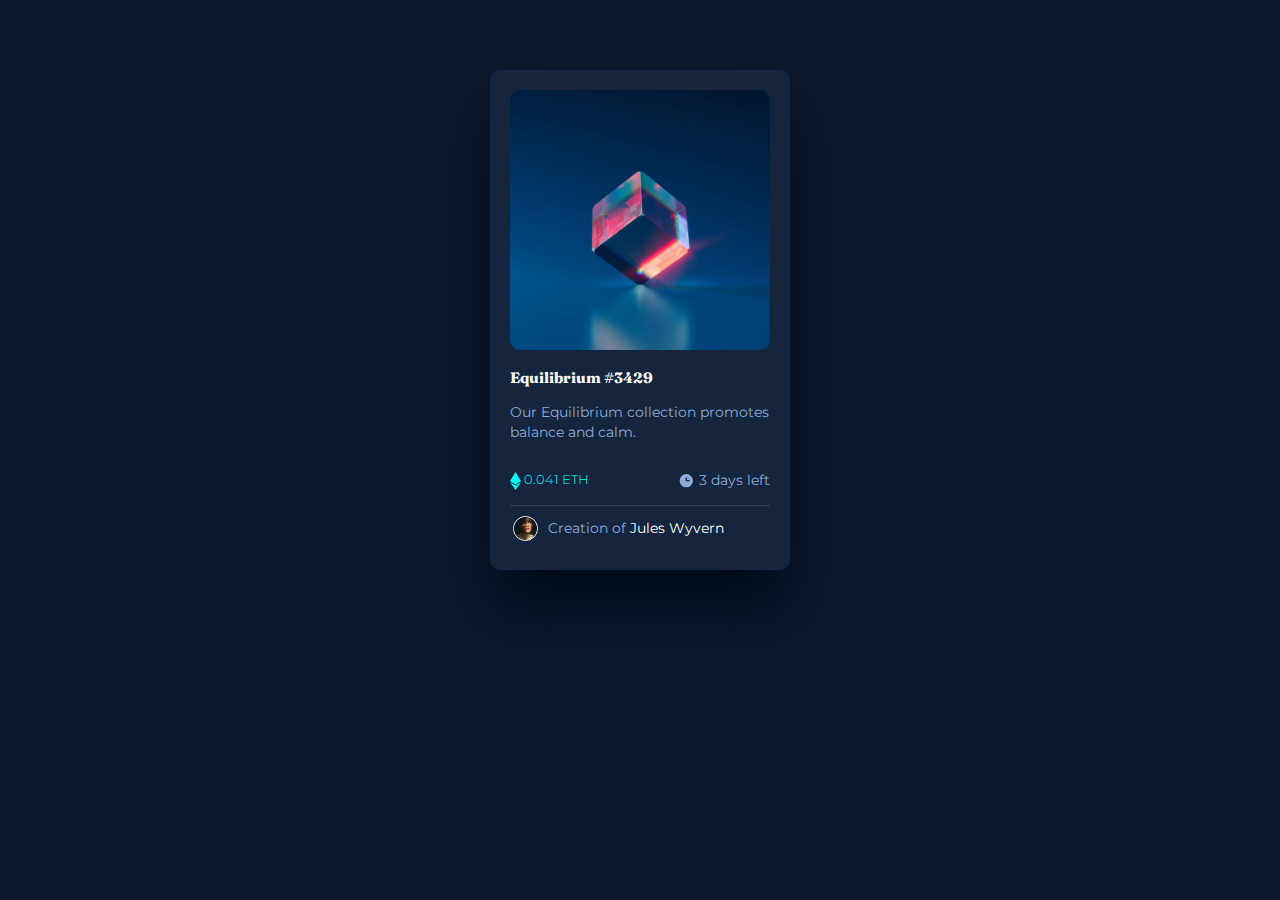
<file: nft-preview-card-component-main/index.html>
<!DOCTYPE html>
<html>
  <head>
    <title>Frontend Mentor | NFT preview card component</title>
     <meta charset="utf-8">
     <meta name="viewport" content="width=device-width, initial-scale=1">
    <link rel="stylesheet" href="https://maxcdn.bootstrapcdn.com/bootstrap/3.3.7/css/bootstrap.min.css">
    <link rel="stylesheet" href="style.css">
    <link rel="icon" type="image/png" sizes="32x32" href="images/favicon-32x32.png">
  </head>
    <body>
        <div class="container">
        <div class="row">
            <div class="img">
            <img src="images/image-equilibrium.jpg" class="img-responsive"  alt="Image">
            </div>
            <div class="info">
             <h1> Equilibrium #3429 </h1>
             <p> Our Equilibrium collection promotes balance and calm. </p>
            </div>
             <div class="flex-container">
              <h2><img src="images/icon-ethereum.svg" alt="png"> 0.041 ETH </h2>
              <p><img src="images/icon-clock.svg"  alt="png">  3 days left </p>
             </div>
             <div class="line"></div>
             <div class="avatar">
                <img src="images/image-avatar.png" class="img-responsive"  alt="Image"> 
                 <p> Creation of <span>Jules Wyvern </span> </p>
             </div>
            </div> 
        </div>
        </div>
    </body>    
</html>
</file>
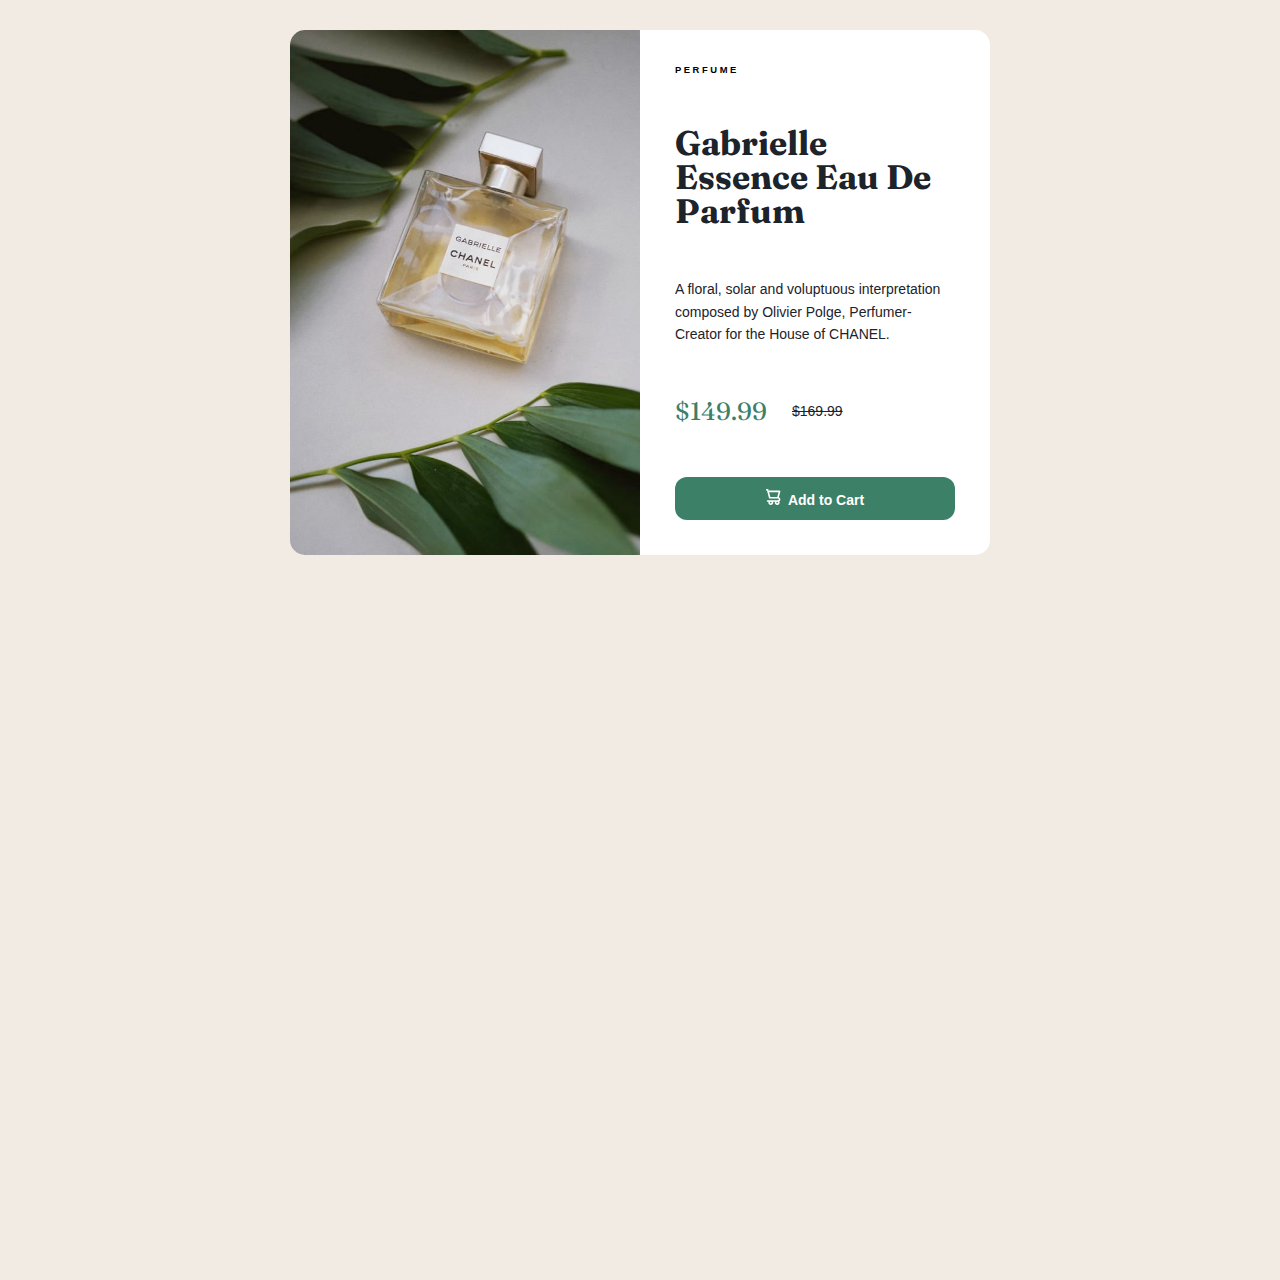
<file: product-preview-card-component-main/index.html>
<!DOCTYPE html>
<html lang="en">
<head>
  <meta charset="UTF-8">
  <meta name="viewport" content="width=device-width, initial-scale=1.0"> <!-- displays site properly based on user's device -->

  <link rel="icon" type="image/png" sizes="32x32" href="./images/favicon-32x32.png">
  <link rel="stylesheet" href="style.css">
  <title>Frontend Mentor | Product preview card component</title>

</head>
<body>
 <div class="container">
   <div class="grid">
     <div class="img">
        <img src="./images/image-product-desktop.jpg" alt="product image">
     </div>
     <div class="card-content">
        <h6 class="'pro-category">P E R F U M E</h6>
        <h2 class="pro-name">Gabrielle Essence Eau De Parfum </h2>
        <p class="pro-description">A floral, solar and voluptuous interpretation composed by Olivier Polge, Perfumer-Creator for the House of CHANEL.</p>
         <div class="price">
           <p class="current-price">$149.99</p>
           <p class="old-price">$169.99</p>
         </div>
         <button class="cart"><img src="images/icon-cart.svg" alt="icon-cart">Add to Cart</button>
      </div>
   </div>
 </div>


</body>
</html>
</file>
<file: nft-preview-card-component-main/style.css>
@import url('https://fonts.googleapis.com/css2?family=Fraunces:opsz,wght@9..144,700&family=Montserrat:wght@500&display=swap');
body{
    background-color:hsl(217, 54%, 11%);
    color:hsl(0, 0%, 100%);
    font-family: 'Fraunces', sans-serif;
    font-family: 'Montserrat', sans-serif;
}
.row{
   background-color: hsl(216, 50%, 16%);
    border-radius: 10px;
    width: 300px;
    height: 500px;
    margin: 0 auto;
    margin-top: 70px;
    padding: 20px;
    box-shadow: 0 40px 60px hsl(213, 100%, 5%);
}
.img{
    display: inherit;
    border-radius:10px ;
    overflow: hidden;
}
.info{
    margin-top: 20px;
    margin-bottom: 10px;
}
.info h1{
    font-family: 'Fraunces', sans-serif;
    font-size: 15px;
    font-weight: 700;
    margin-bottom: 15px;
}
.info p{
    font-family: 'Montserrat', sans-serif;
    font-size: 14px;
    font-weight: 400;
    margin-bottom: 10px;
    color:hsl(215, 51%, 70%);
}
.flex-container{
    display: flex;
    flex-direction: row;
    justify-content: space-between;
    margin-bottom: 5px;
}
.flex-container h2{
    font-size: 13px;
    font-weight: 300;
    color:hsl(178, 100%, 50%);
}
.flex-container p{
    font-family: 'Montserrat', sans-serif;
    font-size: 14px;
    font-weight: 400;
    color:hsl(215, 51%, 70%);
    margin-top: auto;
}
.line{
    height: 1px;
    background-color:hsl(215, 32%, 27%);
}
.avatar{
    display: flex;
    flex-direction: row;
    align-items: left;
    margin: 0 auto;
    margin-top: 10px;
}
.avatar img{
    width: 25px;
    height: 25px;
    border-radius: 50%;
    margin-left: 3px;
    border: white 1px solid;
}
.avatar p{
    font-size: 14px;
    font-weight: 400;
    color:hsl(215, 51%, 70%);
    margin: 2px 0 0 10px;
}
span{
    color:white;
}
</file>
<file: product-preview-card-component-main/style.css>
@import url('https://fonts.googleapis.com/css2?family=Fraunces:opsz,wght@9..144,700&display=swap');
/*
font-family: 'Fraunces', serif;
font-family: 'Montserrat', sans-serif;
*/

*{
    margin: 0;
    padding: 0;
    box-sizing: border-box;
}
body{
    font-family: 'Montserrat', sans-serif;
    background-color:hsl(30, 38%, 92%);
    color: black;
    font-size: 14px;
    min-height: 100vw;
    display: flex;
    justify-content: center;
}
.container{
    margin: 30px auto;
    padding: 0 30px;
}
.grid{
    width: 700px;
    display: grid;
    grid-template-columns:1fr 1fr;
    background-color: #fff;
    border-radius: 15px;
    overflow:hidden;
}
.img img{
    max-width: 100%;
    display: inherit;
}
.card-content{
    padding: 35px;
    display: flex;
    flex-direction: column;
    justify-content: space-between;
}
h6.pro-category{
    text-transform: uppercase;
    letter-spacing: 3px;
    font-size: 13px;
    color:hsl(228, 12%, 48%);
    font-weight: 500;
}
h2.pro-name{
    font-family: 'Fraunces', serif;
    font-size: 34px;
    line-height: 1em;
    color: hsl(212, 21%, 14%);
}

p.pro-description{
    color:  hsl(212, 21%, 14%);
    line-height: 1.6em;
}
.price{
    display: flex;
    align-items: center;
}
p.current-price{
    font-family: 'Fraunces', serif;
    color: hsl(158, 36%, 37%);
    font-size: 25px;
    padding-right: 25px;
}
p.old-price{
    color: hsl(212, 21%, 14%);
    text-decoration: line-through;
}

button.cart{
  background-color:hsl(158, 36%, 37%);
  border: none;
  padding: 12px 0;
  border-radius: 12px;
  color: #fff;
    font-size: 14px;
    font-weight: 700;
    cursor: pointer;
    transition: background-color .3s ease;
    width:100%;
}

button.cart :hover{
    background-color: hsl(158, 36%, 23%);
}

button.cart img{
    padding-right: 7px;
}
@media screen and (max-width: 628px){
    .grid{
        grid-template-columns: 1fr;
    }
    .img img{
      max-height: 450px;
      width:100%;
      object-fit: cover;
    }
    .card-content{
        display:block;
    }
    h6.pro-category,  h2.pro-name, p.pro-description, .price{
        padding-bottom: 23px;
    }
 
}
    
@media screen and (max-width: 375px){
   .container{
    margin: 15px auto;
    padding: 0 15px;
   }
   .img img{
    max-height: 290px;
   }
   .card-content{
    padding: 24px;
   }
   h6.pro-category,  h2.pro-name, p.pro-description, .price{
    padding-bottom: 16px;
   }
   h2.pro-name{
    font-size: 24px;
   }
   p.pro-description{
    font-size: 12px;
   }
   p.current-price{
    font-size: 28px;
   }
   button.cart{
    padding: 10px 0;
    font-size: 12px;
   }
}
</file>
